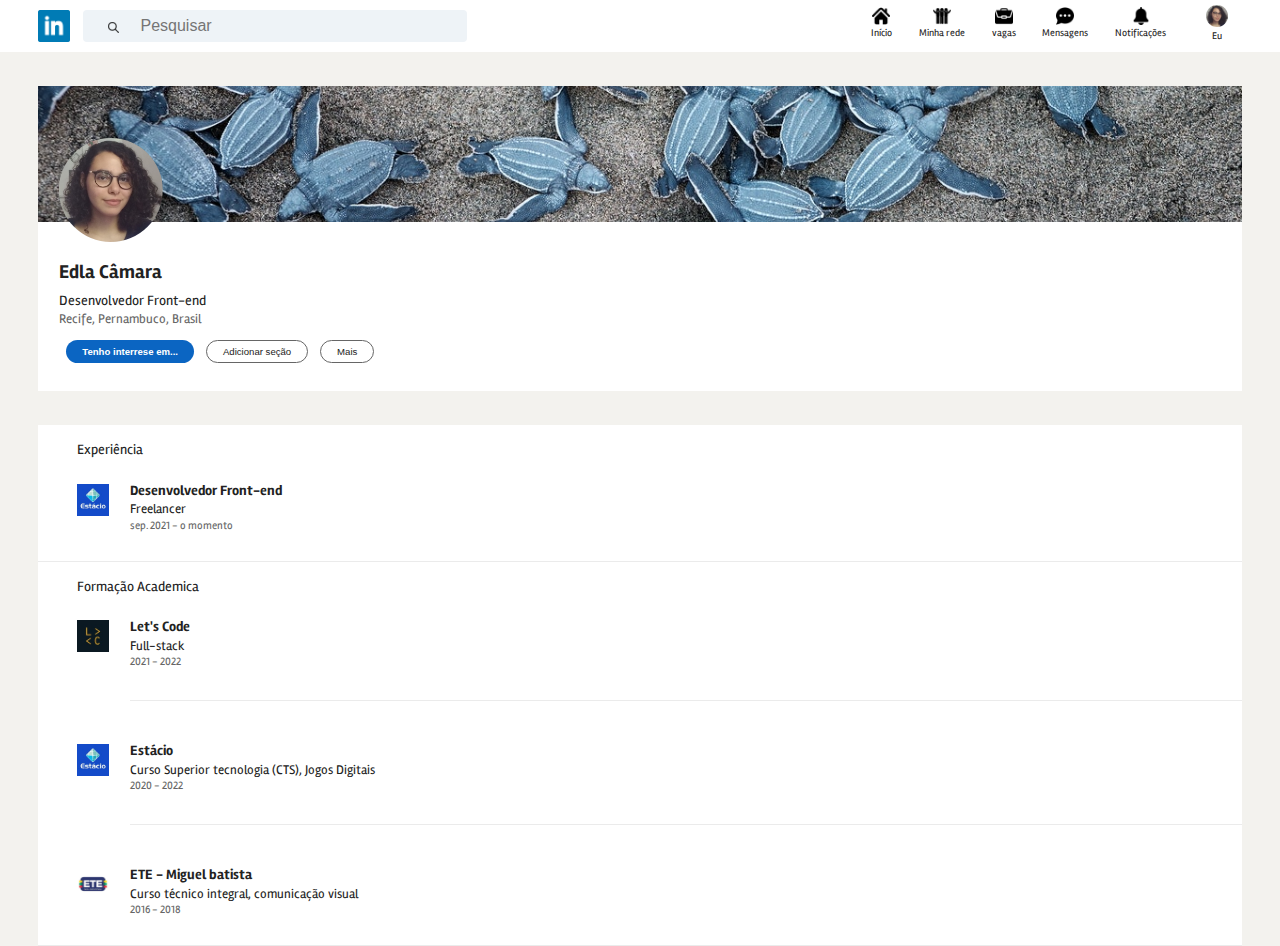
<file: index.html>
<!DOCTYPE html>
<html lang="pt-br">
<head>
    <link rel="preconnect" href="https://fonts.googleapis.com"> 
    <link rel="preconnect" href="https://fonts.gstatic.com" crossorigin> 
    <link href="https://fonts.googleapis.com/css2?family=Rambla:ital,wght@0,400;0,700;1,400;1,700&display=swap" rel="stylesheet">
    <meta charset="UTF-8">
    <meta http-equiv="X-UA-Compatible" content="IE=edge">
    <meta name="viewport" content="width=device-width, initial-scale=1.0">
    <link rel="stylesheet" href="reset.css">
    <link rel="stylesheet" href="style.css">
    <title>Primeiro projeto</title>
</head>
<body>
    <header>
        <nav>
            <section class="esquerda">
                <ul>
                    <li>
                        <a href="https://www.linkedin.com/feed/">
                            <img src="./assets/linkedin 1.png" alt="Logo do linkedin" id="logoLinkedin">
                        </a>
                    </li>
                    <li id="buscador">
                        <label for="inputBuscador"> 
                            <img id="lupa" src="./assets/loupe 1.png" alt="">
                        </label>
                        <input id="inputBuscador" type="text" placeholder="Pesquisar">
                    </li>
                </ul>
            </section>
            
            <section class="direita">
                <ul>
                    <li id="iconeInicio">
                        <label for="inicio">Início</label>
                        <a id="inicio" href="https://www.linkedin.com/feed/">
                            <img src="./assets/home-icon-silhouette.png" alt="logo de casa" class="icone">
                        </a>
                    </li>
                    <li id="iconeMinhaRede">
                        <label for="minhaRede">Minha rede</label>
                        <a id="minhaRede" href="https://www.linkedin.com/mynetwork/">
                            <img src="./assets/group-of-three-men-standing-side-by-side-hugging-each-other 1.png" alt="Logo de pessoas" class="icone">
                        </a>
                    </li>
                    <li id="iconeVagas">
                        <label for="vagas">vagas</label>
                        <a id="vagas" href="https://www.linkedin.com/jobs/">
                            <img src="./assets/portfolio 1.png" alt="Logo de bolsa" class="icone">
                        </a>
                    </li>
                    <li id="iconeMensagens">
                        <label for="mensagens">Mensagens</label>
                        <a id="mensagens" href="#">
                            <img src="./assets/chat 1.png" alt="Logo de um balão de fala" class="icone">
                        </a>
                    </li>
                    <li id="iconeNotificacao">
                        <label for="notificacao">Notificações</label>
                        <a id="notificacao" href="#">
                            <img src="./assets/bell 1.png" alt="Logo de um sino" class="icone">
                        </a>
                    </li>
                    <li id="iconePerfil">
                        <label for="meuPerfil">Eu</label>
                        <a id="meuPerfil" href="https://www.linkedin.com/notifications/">
                            <img src="./assets/foto-perfil-medio.png" alt="Foto do perfil" class="icone">
                        </a>
                    </li>
                    
                </ul>
            </section>
        </nav>
    </header>
    
    <section id="corpo">
        <article id="blocoPerfil">
            <div class="perfilFoto">
                <img 
                    src="./assets/foto-perfil-grande.jpg" 
                    alt="Sua foto de perfil" 
                    id="fotoPerfil">
                <img 
                    id="fotoFundo" 
                    src="./assets/foto-fundo.jpg" 
                    alt="Foto de fundo">
            </div>
        
            <main>
                <h1>Edla Câmara</h1>
                <h2>Desenvolvedor Front-end</h2>
                <span>Recife, Pernambuco, Brasil</span>
            </main>
            <div class="painelBotao">
                <button id="botaoInteresse" class="botao">Tenho interrese em...</button>
                <button class="botao">Adicionar seção</button>
                <button class="botao">Mais</button>
            </div>
        </article>
        <article id="blocoFormacoes">
            <div id="experiencia" class="blocoPrincipal">
                <h2>Experiência</h2>
                <div id="experienciaUm" class="blocoSecundario">
                    <figure class="expImagem">
                        <img src="./assets/estacio.jpg" alt="Imagem da instituição">
                    </figure>
                    <div class="descricao">
                        <h3>Desenvolvedor Front-end</h3>
                        <p>Freelancer</p>
                        <span> sep. 2021 - o momento</span>
                    </div>
                </div>
            </div>

            <div id="formacaoAcademica" class="blocoPrincipal">
                <h2>Formação Academica</h2>

                <div id="estudoUm" class="blocoSecundario">
                    <figure class="expImagem">
                        <img src="./assets/letsCode.png" alt="Imagem da instituição">
                    </figure>
                    <div class="descricao">
                        <h3>Let's Code</h3>
                        <p>Full-stack</p>
                        <span>2021 - 2022</span>
                    </div>
                </div>

                <div id="estudoDois" class="blocoSecundario">
                    <figure class="expImagem">
                        <img src="./assets/estacio.jpg" alt="Imagem da instituição">
                    </figure>
                    <div class="descricao">
                        <h3>Estácio</h3>
                        <p>Curso Superior tecnologia (CTS), Jogos Digitais</p>
                        <span>2020 - 2022</span>
                    </div>
                </div>

                <div id="estudoTres" class="blocoSecundario">
                    <figure class="expImagem">
                        <img src="./assets/logoEte.png" alt="Imagem da instituição" >
                    </figure>
                    <div class="descricao">
                        <h3>ETE - Miguel batista</h3>
                        <p>Curso técnico integral, comunicação visual</p>
                        <span>2016 - 2018</span>
                    </div>
                </div>

            </div>
        </article>
    </section>
</body>
</html>
</file>
<file: style.css>
:root {
    font-family: 'Rambla', sans-serif;
}

body {
    background-color: #F3F2EE;
}


 /* CABEÇALHO */

header {
    width: 100vw;
    height: 5.8vh;
    background-color: #FFFFFF;
    position: fixed;
    top: 0;
    z-index: 1;
    display: flex;
    justify-content: center;
}

nav {
    width: 94vw;
    max-width: 1440px;
    display: flex;
    align-items: center;
    justify-content: space-between;
}

ul {
    display: flex;
    align-items: center;
    height: 4vh;
}

/* Lista da esquerda */

.esquerda li {
    display: flex;
    flex-direction: row;
    align-items: center;
}

#logoLinkedin {
    height: 3.5vh;
}

#lupa {
    width: 1.5vw;
    max-width: 11px;
    margin-left: 2vw;
    margin-right: 1.5vw;
}

#inputBuscador {
    width: 20vw;
    background-color: #EEF3F7;
    border: none;

}

#buscador { 
    height: 3.5vh;
    width: 30vw;
    background-color: #EEF3F7;;
    border-radius: 4px;
    display: flex;
    align-items: center;
    margin-left: 1vw;
}

/* Lista da direita */
.direita ul {
    width: 30vw;
    display: flex;
    justify-content: space-around;
}

.direita li {
    display: flex;
    flex-direction: column-reverse;
    align-items: center;
}

.direita label {
    font-size: 0.6em;
    margin-bottom: 0.5vw;
}

.icone {
    height: 2vh;
    margin-bottom: 0.5vh;
}

.direita li:hover {
    filter: opacity(50%);
}

#iconePerfil img {
    height: 2.5vh;
    border-radius: 50%;
}

#iconePerfil {
    margin-left: 1vw;
}

/* CORPO */

#corpo {   
    width: 100vw;
    display: flex;
    flex-direction: column;
    align-items: center;
    position: relative;
}

#blocoPerfil {
    width: 94vw;
    max-width: 1440px;
    background-color: #FFFFFF;
    margin: 9.5vh 0 0 0;
    display: flex;
    flex-direction: column;
}

#fotoFundo {
    width: 94vw;
    max-width: 1440px;
    height: 8.5em;
    object-fit: cover;
}

.perfilFoto{
    position: relative;
}

#fotoPerfil {
    height: 6.5em;
    width: 6.5em;
    border-radius: 50%;
    position: absolute;
    transform: translate(20%, 50%);
}

main {
    padding: 2.6rem 1.3rem 0.9rem 1.3rem;
}

main h1 {
    font-size: 1.2em;
    font-weight: bold;
    margin-bottom: 0.6em;
}

main h2 {
    font-size: 0.9em;
    font-weight: normal;
    margin-bottom: 0.1rem;
}

main span {
    font-size: 0.8em;
    font-weight: 400;
    color: #666666;
}

.painelBotao {
    width: 20em;
    display: flex;
    flex-direction: row;
    justify-content: space-around;
    padding: 0 0 1.75rem 1.37rem;
}

.botao{
    background-color: #FFFFFF;
    border: 1px solid #666666;
    border-radius: 15px;
    font-size: 0.6em;
    padding: 0.3rem 1rem 0.3rem 1rem;
}

.botao:hover{
    background-color: #c5c1c1;
    border: 1.5px solid #666666;
}

#botaoInteresse {
    border:none;
    background-color: #0B65C2;
    font-weight: bold;
    color: #FFFFFF;
}

#botaoInteresse:hover {
    background-color: #074b8f;
}

/* Bloco formações */

#blocoFormacoes { 
    width: 94vw;
    max-width: 1440px;
    background-color: #FFFFFF;
    margin: 3.8vh 0 0 0;
    display: flex;
    flex-direction: column;
}

.blocoPrincipal {
    padding: 2vh 0 0.9vh 3vw;
    border-bottom: 1px solid #EBEBEB;
}

.blocoPrincipal h2{
    font-size: 0.87em;
}

.blocoSecundario img{
    width: 2.5vw;
}

.blocoSecundario {
    display: flex;
    margin-top: 3vh;
    margin-bottom: 0.5vh;
}

.descricao {
    width: 100vw;
    margin-left: 1.3rem;
    margin-bottom: 1rem;
}

.descricao h3{
    font-size: 0.9em;
    font-weight: bold;
    margin-bottom: 0.3rem;
}

.descricao p {
    font-size: 0.8em;
}

.descricao span {
    font-size: 0.7em;
    color: #666666;
}

#estudoUm .descricao, #estudoDois .descricao {
    border-bottom: 1px solid #EBEBEB;
    padding-bottom: 2rem;
}
</file>
